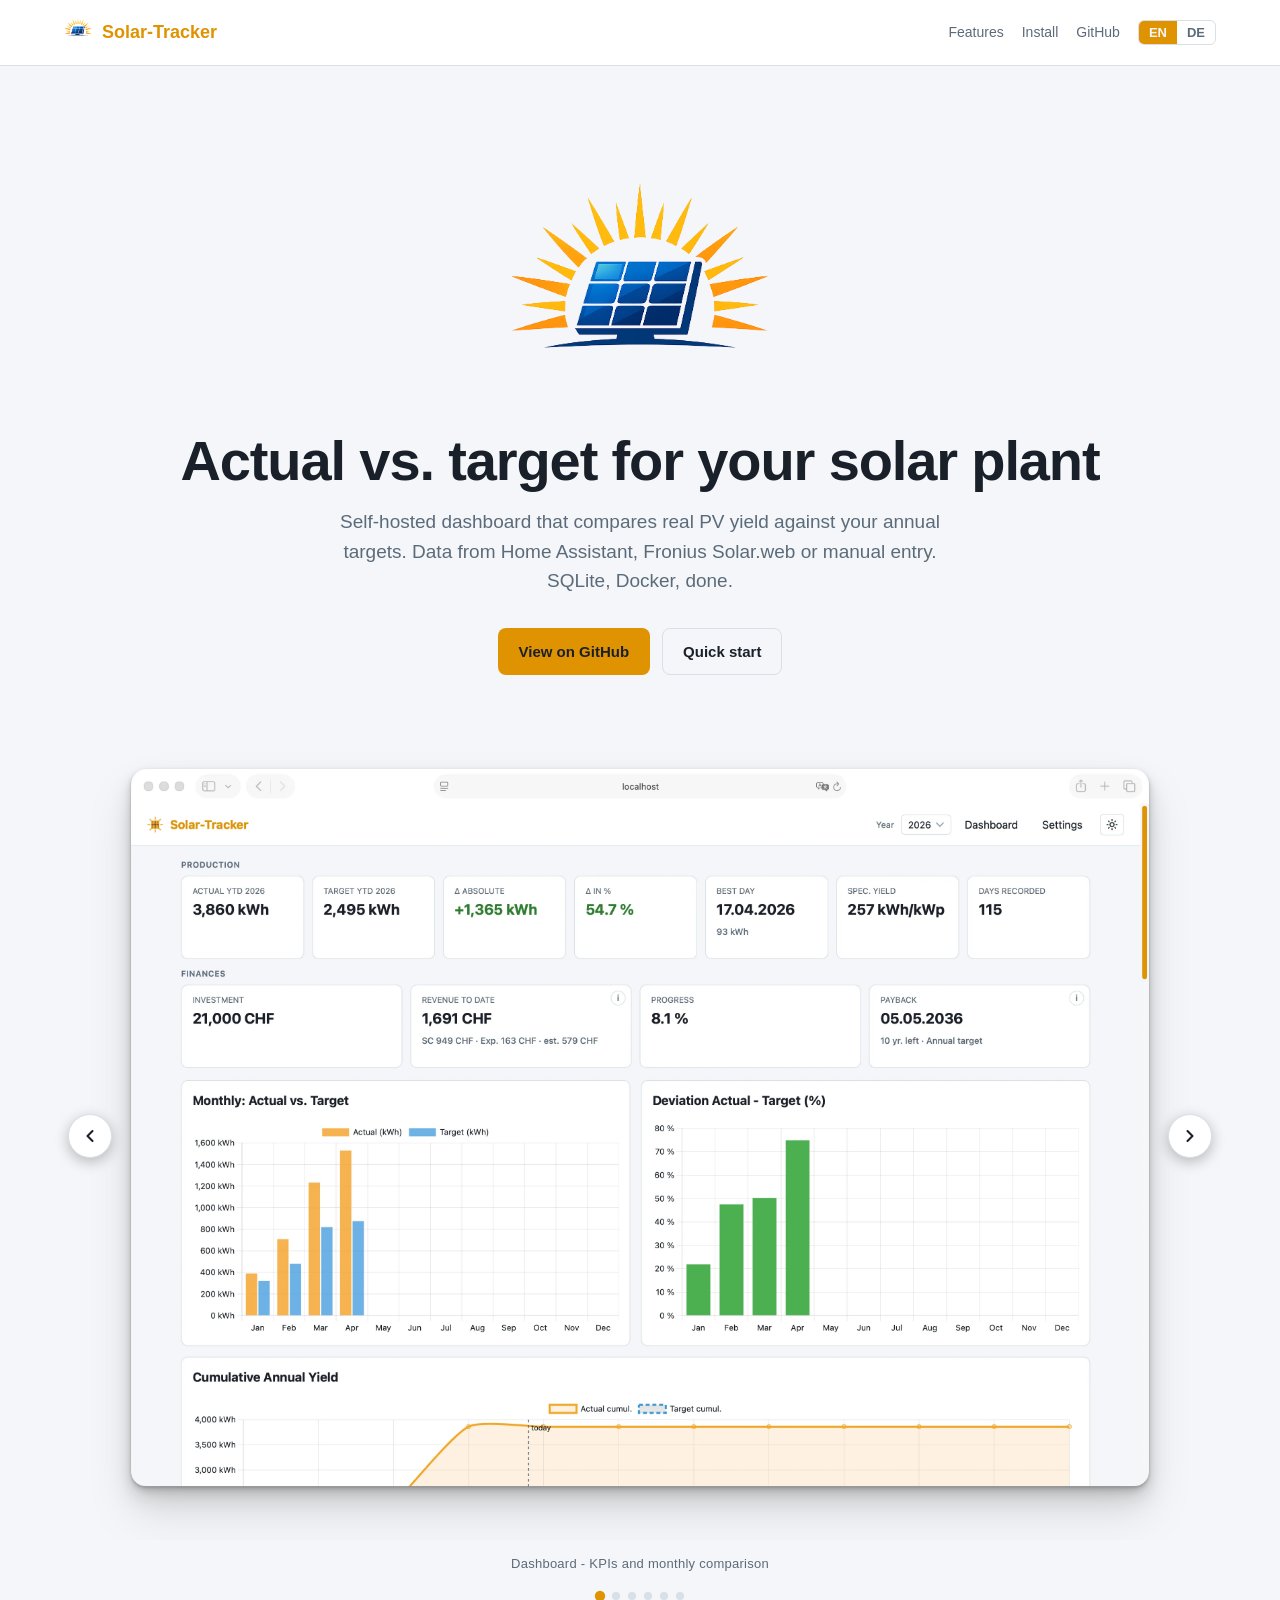
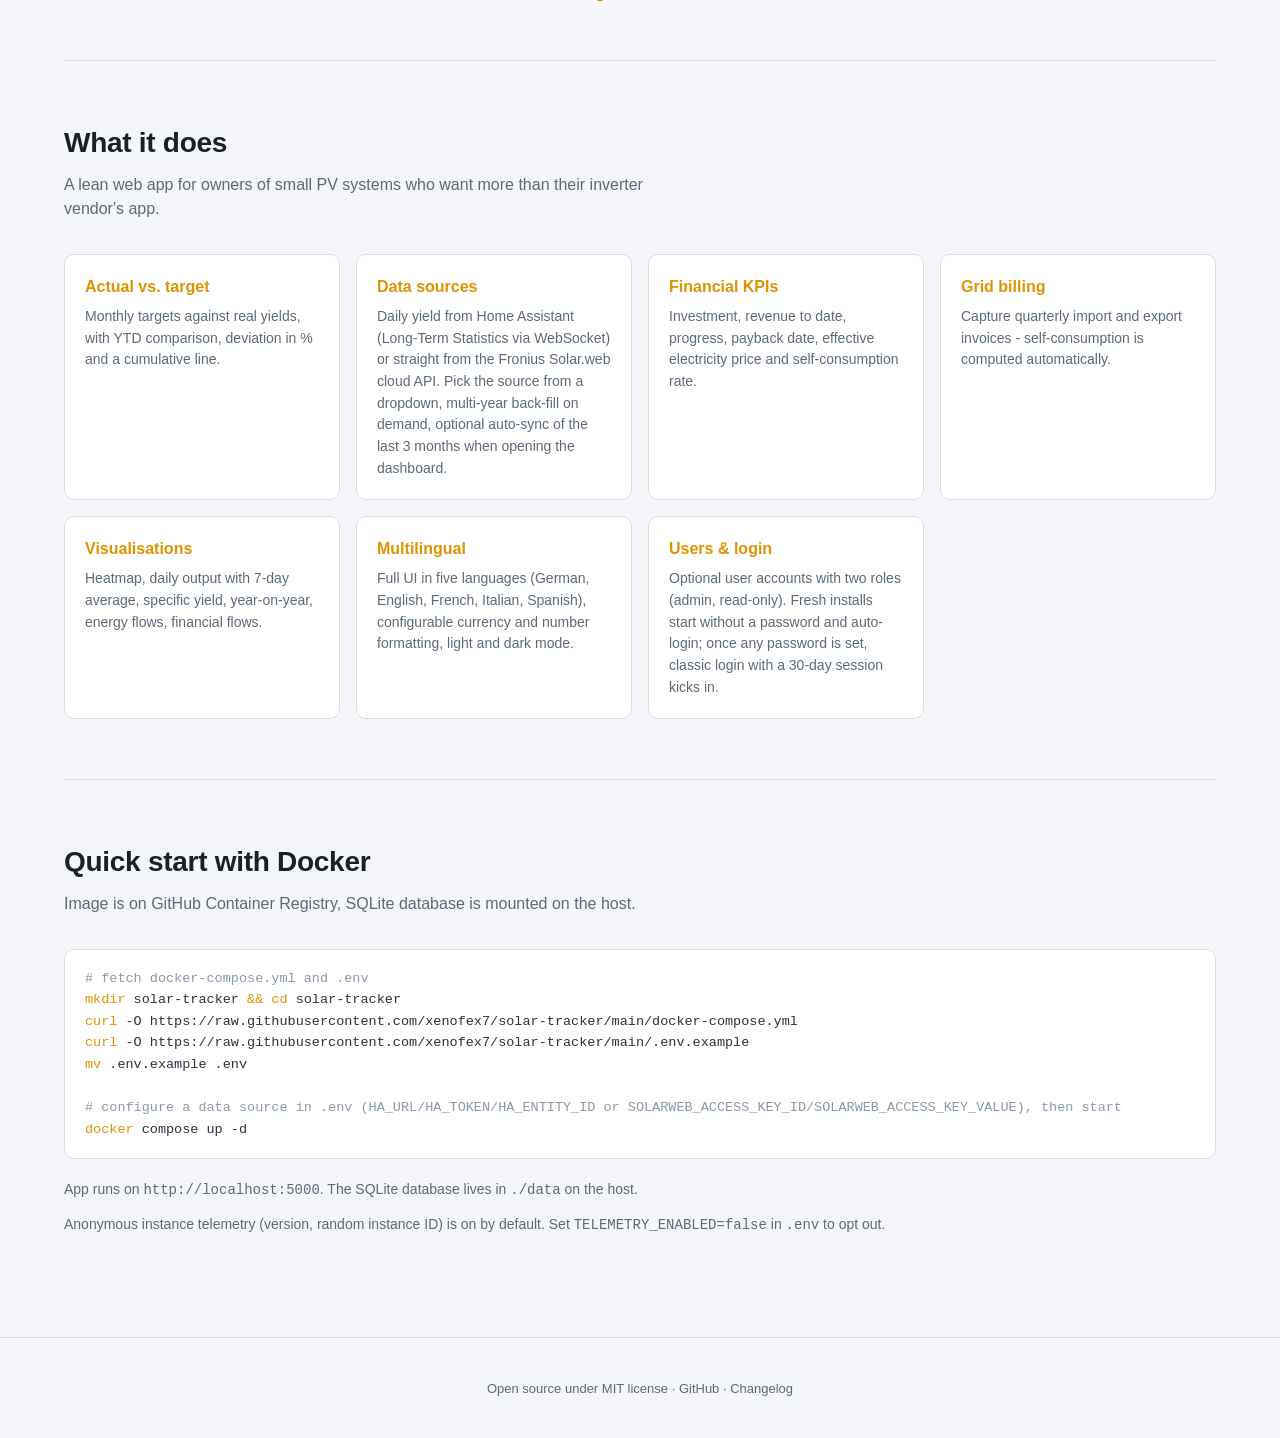
<file: docs/index.html>
<!doctype html>
<html lang="en" data-lang-en>
<head>
  <meta charset="utf-8">
  <meta name="viewport" content="width=device-width, initial-scale=1">
  <title>Solar-Tracker - Soll vs. Ist für deine PV-Anlage</title>
  <meta name="description" content="Selbst-gehostete Web-App, die den realen PV-Ertrag mit dem Jahres-Soll vergleicht. Daten aus Home Assistant, Fronius Solar.web oder manueller Eingabe.">
  <meta name="theme-color" content="#0f1419" media="(prefers-color-scheme: dark)">
  <meta name="theme-color" content="#f4f6f9" media="(prefers-color-scheme: light)">
  <link rel="icon" type="image/png" href="logo.png">
  <link rel="apple-touch-icon" sizes="180x180" href="apple-touch-icon.png">
  <link rel="manifest" href="manifest.webmanifest">
  <link rel="canonical" href="https://xenofex7.github.io/solar-tracker/">
  <meta property="og:site_name" content="Solar-Tracker">
  <meta property="og:title" content="Solar-Tracker - Actual vs. target for your solar plant">
  <meta property="og:description" content="Self-hosted dashboard comparing actual vs. target solar yield. Pulls daily PV data from Home Assistant or Fronius Solar.web, or accepts manual entry.">
  <meta property="og:type" content="website">
  <meta property="og:url" content="https://xenofex7.github.io/solar-tracker/">
  <meta property="og:image" content="https://xenofex7.github.io/solar-tracker/screenshots/dashboard-overview-dark.png">
  <meta property="og:image:alt" content="Solar-Tracker dashboard - KPIs and monthly comparison">
  <meta property="og:locale" content="en_US">
  <meta property="og:locale:alternate" content="de_DE">
  <meta name="twitter:card" content="summary_large_image">
  <meta name="twitter:title" content="Solar-Tracker - Actual vs. target for your solar plant">
  <meta name="twitter:description" content="Self-hosted dashboard comparing actual vs. target solar yield. Pulls daily PV data from Home Assistant or Fronius Solar.web, or accepts manual entry.">
  <meta name="twitter:image" content="https://xenofex7.github.io/solar-tracker/screenshots/dashboard-overview-dark.png">
  <meta name="twitter:image:alt" content="Solar-Tracker dashboard - KPIs and monthly comparison">
  <link rel="alternate" type="text/markdown" href="llms.txt" title="llms.txt">
  <link rel="stylesheet" href="style.css">
  <script defer src="https://umami.pac-build.ch/script.js" data-website-id="7e96bae5-fed9-44f2-88c2-8b3f433cc9d7"></script>
  <script type="application/ld+json">
  {
    "@context": "https://schema.org",
    "@type": "SoftwareApplication",
    "name": "Solar-Tracker",
    "description": "Self-hosted dashboard that compares actual vs. target solar yield. Pulls daily PV production from Home Assistant or Fronius Solar.web, or accepts manual entry. Tracks investment, revenue, payback date, self-consumption rate and effective electricity price.",
    "url": "https://xenofex7.github.io/solar-tracker/",
    "softwareVersion": "2.6.6",
    "applicationCategory": "UtilitiesApplication",
    "operatingSystem": "Linux, macOS, Windows (Docker)",
    "softwareRequirements": "Docker, Home Assistant or Fronius Solar.web (optional)",
    "license": "https://github.com/xenofex7/solar-tracker/blob/main/LICENSE",
    "codeRepository": "https://github.com/xenofex7/solar-tracker",
    "programmingLanguage": ["Python", "JavaScript"],
    "image": "https://xenofex7.github.io/solar-tracker/screenshots/dashboard-overview-dark.png",
    "offers": {
      "@type": "Offer",
      "price": "0",
      "priceCurrency": "USD"
    },
    "author": {
      "@type": "Person",
      "name": "Pascal Christen"
    }
  }
  </script>
</head>
<body>
  <header>
    <div class="nav">
      <a class="brand" href="#top">
        <picture>
          <source srcset="logo-dark.png" media="(prefers-color-scheme: dark)">
          <img src="logo.png" alt="">
        </picture>
        Solar-Tracker
      </a>
      <div class="nav-links">
        <a href="#features" data-de>Funktionen</a><a href="#features" data-en>Features</a>
        <a href="#install" data-de>Installation</a><a href="#install" data-en>Install</a>
        <a href="https://github.com/xenofex7/solar-tracker" target="_blank" rel="noopener">GitHub</a>
        <span class="lang" role="group" aria-label="Language / Sprache">
          <button type="button" data-set-lang="en" class="active">EN</button>
          <button type="button" data-set-lang="de">DE</button>
        </span>
      </div>
    </div>
  </header>

  <main id="top">
    <section class="hero" style="border-top: 0;">
      <picture>
        <source srcset="logo-dark.png" media="(prefers-color-scheme: dark)">
        <img class="hero-logo" src="logo.png" alt="" width="260" height="260">
      </picture>
      <h1>
        <span data-de>Soll vs. Ist für deine PV-Anlage</span>
        <span data-en>Actual vs. target for your solar plant</span>
      </h1>
      <p class="tagline">
        <span data-de>Selbst-gehostetes Dashboard, das den realen PV-Ertrag mit dem Jahres-Soll vergleicht. Daten aus Home Assistant, Fronius Solar.web oder manueller Eingabe. SQLite, Docker, fertig.</span>
        <span data-en>Self-hosted dashboard that compares real PV yield against your annual targets. Data from Home Assistant, Fronius Solar.web or manual entry. SQLite, Docker, done.</span>
      </p>
      <div class="cta">
        <a class="btn btn-primary" href="https://github.com/xenofex7/solar-tracker" target="_blank" rel="noopener">
          <span data-de>Auf GitHub ansehen</span>
          <span data-en>View on GitHub</span>
        </a>
        <a class="btn btn-secondary" href="#install">
          <span data-de>Schnellstart</span>
          <span data-en>Quick start</span>
        </a>
      </div>

      <div class="slider" data-slider>
        <div class="slides" data-slides>
          <figure class="slide" data-slide>
            <picture>
              <source srcset="screenshots/dashboard-overview-light.webp" type="image/webp" media="(prefers-color-scheme: light)">
              <source srcset="screenshots/dashboard-overview-light.png" media="(prefers-color-scheme: light)">
              <source srcset="screenshots/dashboard-overview-dark.webp" type="image/webp">
              <img src="screenshots/dashboard-overview-dark.png" alt="Dashboard - KPIs and monthly comparison" loading="lazy">
            </picture>
            <figcaption>
              <span data-en>Dashboard - KPIs and monthly comparison</span>
              <span data-de>Dashboard - KPIs und Monatsvergleich</span>
            </figcaption>
          </figure>
          <figure class="slide" data-slide>
            <picture>
              <source srcset="screenshots/dashboard-charts-light.webp" type="image/webp" media="(prefers-color-scheme: light)">
              <source srcset="screenshots/dashboard-charts-light.png" media="(prefers-color-scheme: light)">
              <source srcset="screenshots/dashboard-charts-dark.webp" type="image/webp">
              <img src="screenshots/dashboard-charts-dark.png" alt="Payback chart and yearly distributions" loading="lazy">
            </picture>
            <figcaption>
              <span data-en>Payback projection, distributions, year comparison</span>
              <span data-de>Amortisations-Prognose, Verteilungen, Jahresvergleich</span>
            </figcaption>
          </figure>
          <figure class="slide" data-slide>
            <picture>
              <source srcset="screenshots/settings-investment-light.webp" type="image/webp" media="(prefers-color-scheme: light)">
              <source srcset="screenshots/settings-investment-light.png" media="(prefers-color-scheme: light)">
              <source srcset="screenshots/settings-investment-dark.webp" type="image/webp">
              <img src="screenshots/settings-investment-dark.png" alt="Settings - Investment costs" loading="lazy">
            </picture>
            <figcaption>
              <span data-en>Settings - Investment costs</span>
              <span data-de>Einstellungen - Anlagekosten</span>
            </figcaption>
          </figure>
          <figure class="slide" data-slide>
            <picture>
              <source srcset="screenshots/settings-electricity-light.webp" type="image/webp" media="(prefers-color-scheme: light)">
              <source srcset="screenshots/settings-electricity-light.png" media="(prefers-color-scheme: light)">
              <source srcset="screenshots/settings-electricity-dark.webp" type="image/webp">
              <img src="screenshots/settings-electricity-dark.png" alt="Settings - Electricity bills (import/export)" loading="lazy">
            </picture>
            <figcaption>
              <span data-en>Settings - Electricity bills (import/export)</span>
              <span data-de>Einstellungen - Stromrechnungen (Bezug/Rücklieferung)</span>
            </figcaption>
          </figure>
          <figure class="slide" data-slide>
            <picture>
              <source srcset="screenshots/settings-targets-light.webp" type="image/webp" media="(prefers-color-scheme: light)">
              <source srcset="screenshots/settings-targets-light.png" media="(prefers-color-scheme: light)">
              <source srcset="screenshots/settings-targets-dark.webp" type="image/webp">
              <img src="screenshots/settings-targets-dark.png" alt="Settings - Monthly targets" loading="lazy">
            </picture>
            <figcaption>
              <span data-en>Settings - Monthly targets</span>
              <span data-de>Einstellungen - Monatliche Sollwerte</span>
            </figcaption>
          </figure>
          <figure class="slide" data-slide>
            <picture>
              <source srcset="screenshots/settings-production-light.webp" type="image/webp" media="(prefers-color-scheme: light)">
              <source srcset="screenshots/settings-production-light.png" media="(prefers-color-scheme: light)">
              <source srcset="screenshots/settings-production-dark.webp" type="image/webp">
              <img src="screenshots/settings-production-dark.png" alt="Settings - Production entries" loading="lazy">
            </picture>
            <figcaption>
              <span data-en>Settings - Daily production entries</span>
              <span data-de>Einstellungen - Tagesproduktion</span>
            </figcaption>
          </figure>
        </div>
        <button type="button" class="slider-btn slider-prev" data-slider-prev aria-label="Previous">
          <svg viewBox="0 0 24 24" width="20" height="20" fill="none" stroke="currentColor" stroke-width="2.5" stroke-linecap="round" stroke-linejoin="round"><polyline points="15 18 9 12 15 6"/></svg>
        </button>
        <button type="button" class="slider-btn slider-next" data-slider-next aria-label="Next">
          <svg viewBox="0 0 24 24" width="20" height="20" fill="none" stroke="currentColor" stroke-width="2.5" stroke-linecap="round" stroke-linejoin="round"><polyline points="9 18 15 12 9 6"/></svg>
        </button>
        <div class="slider-dots" data-slider-dots role="tablist" aria-label="Screenshot slides"></div>
      </div>
    </section>

    <section id="features">
      <h2>
        <span data-de>Was es kann</span>
        <span data-en>What it does</span>
      </h2>
      <p class="lead">
        <span data-de>Schlanke Web-App für Eigentümer kleiner PV-Anlagen, die mehr wollen als die App ihres Wechselrichter-Herstellers.</span>
        <span data-en>A lean web app for owners of small PV systems who want more than their inverter vendor's app.</span>
      </p>

      <div class="features">
        <div class="feature">
          <h3><span data-de>Soll vs. Ist</span><span data-en>Actual vs. target</span></h3>
          <p>
            <span data-de>Monatliche Sollwerte gegen reale Erträge, mit YTD-Vergleich, Abweichung in % und kumulativer Linie.</span>
            <span data-en>Monthly targets against real yields, with YTD comparison, deviation in % and a cumulative line.</span>
          </p>
        </div>
        <div class="feature">
          <h3><span data-de>Datenquellen</span><span data-en>Data sources</span></h3>
          <p>
            <span data-de>Tagesertrag aus Home Assistant (Long-Term Statistics via WebSocket) oder direkt aus der Fronius Solar.web Cloud API. Quelle per Dropdown wählen, nachträgliches Backfill über Jahre, optional automatischer Sync der letzten 3 Monate beim Öffnen des Dashboards.</span>
            <span data-en>Daily yield from Home Assistant (Long-Term Statistics via WebSocket) or straight from the Fronius Solar.web cloud API. Pick the source from a dropdown, multi-year back-fill on demand, optional auto-sync of the last 3 months when opening the dashboard.</span>
          </p>
        </div>
        <div class="feature">
          <h3><span data-de>Finanz-KPIs</span><span data-en>Financial KPIs</span></h3>
          <p>
            <span data-de>Investition, Ertrag bisher, Fortschritt, Amortisationsdatum, effektiver Strompreis und Eigenverbrauchsquote.</span>
            <span data-en>Investment, revenue to date, progress, payback date, effective electricity price and self-consumption rate.</span>
          </p>
        </div>
        <div class="feature">
          <h3><span data-de>Netz-Abrechnung</span><span data-en>Grid billing</span></h3>
          <p>
            <span data-de>Quartals-Rechnungen für Bezug und Rücklieferung erfassen - Eigenverbrauch wird automatisch berechnet.</span>
            <span data-en>Capture quarterly import and export invoices - self-consumption is computed automatically.</span>
          </p>
        </div>
        <div class="feature">
          <h3><span data-de>Visualisierungen</span><span data-en>Visualisations</span></h3>
          <p>
            <span data-de>Heatmap, Tagesproduktion mit 7-Tage-Schnitt, Spez. Ertrag, Jahresvergleich, Energieflüsse, Finanzfluss.</span>
            <span data-en>Heatmap, daily output with 7-day average, specific yield, year-on-year, energy flows, financial flows.</span>
          </p>
        </div>
        <div class="feature">
          <h3><span data-de>Mehrsprachig</span><span data-en>Multilingual</span></h3>
          <p>
            <span data-de>Komplette Oberfläche in fünf Sprachen (Deutsch, Englisch, Französisch, Italienisch, Spanisch), konfigurierbare Währung und Zahlenformat, Hell- und Dunkelmodus.</span>
            <span data-en>Full UI in five languages (German, English, French, Italian, Spanish), configurable currency and number formatting, light and dark mode.</span>
          </p>
        </div>
        <div class="feature">
          <h3><span data-de>Benutzer & Login</span><span data-en>Users & login</span></h3>
          <p>
            <span data-de>Optionale Benutzerkonten mit zwei Rollen (Admin, Read-only). Frische Installationen starten ohne Passwort und loggen automatisch ein; sobald ein Passwort gesetzt ist, gilt klassischer Login mit 30-Tage-Session.</span>
            <span data-en>Optional user accounts with two roles (admin, read-only). Fresh installs start without a password and auto-login; once any password is set, classic login with a 30-day session kicks in.</span>
          </p>
        </div>
      </div>
    </section>

    <section id="install">
      <h2>
        <span data-de>Schnellstart mit Docker</span>
        <span data-en>Quick start with Docker</span>
      </h2>
      <p class="lead">
        <span data-de>Image liegt auf GitHub Container Registry, SQLite-Datenbank wird auf den Host gemountet.</span>
        <span data-en>Image is on GitHub Container Registry, SQLite database is mounted on the host.</span>
      </p>

<pre><code><span class="tok-c"># <span data-de>docker-compose.yml und .env holen</span><span data-en>fetch docker-compose.yml and .env</span></span>
<span class="tok-k">mkdir</span> solar-tracker <span class="tok-k">&amp;&amp;</span> <span class="tok-k">cd</span> solar-tracker
<span class="tok-k">curl</span> -O https://raw.githubusercontent.com/xenofex7/solar-tracker/main/docker-compose.yml
<span class="tok-k">curl</span> -O https://raw.githubusercontent.com/xenofex7/solar-tracker/main/.env.example
<span class="tok-k">mv</span> .env.example .env

<span class="tok-c"># <span data-de>Datenquelle in .env konfigurieren (HA_URL/HA_TOKEN/HA_ENTITY_ID oder SOLARWEB_ACCESS_KEY_ID/SOLARWEB_ACCESS_KEY_VALUE), dann starten</span><span data-en>configure a data source in .env (HA_URL/HA_TOKEN/HA_ENTITY_ID or SOLARWEB_ACCESS_KEY_ID/SOLARWEB_ACCESS_KEY_VALUE), then start</span></span>
<span class="tok-k">docker</span> compose up -d
</code></pre>

      <p style="margin: 20px 0 0; color: var(--muted); font-size: 14px;">
        <span data-de>App läuft auf <code>http://localhost:5000</code>. Die SQLite-Datenbank liegt in <code>./data</code> auf dem Host.</span>
        <span data-en>App runs on <code>http://localhost:5000</code>. The SQLite database lives in <code>./data</code> on the host.</span>
      </p>

      <p style="margin: 12px 0 0; color: var(--muted); font-size: 14px;">
        <span data-de>Anonyme Instanz-Telemetrie (Version, zufällige Instanz-ID) ist standardmäßig aktiv. Mit <code>TELEMETRY_ENABLED=false</code> in der <code>.env</code> deaktivieren.</span>
        <span data-en>Anonymous instance telemetry (version, random instance ID) is on by default. Set <code>TELEMETRY_ENABLED=false</code> in <code>.env</code> to opt out.</span>
      </p>
    </section>

  </main>

  <footer>
    <p>
      <span data-de>Open Source unter MIT-Lizenz · </span>
      <span data-en>Open source under MIT license · </span>
      <a href="https://github.com/xenofex7/solar-tracker">GitHub</a> ·
      <a href="https://github.com/xenofex7/solar-tracker/blob/main/CHANGELOG.md">Changelog</a>
    </p>
  </footer>

  <script>
    (function () {
      var html = document.documentElement;
      var saved = null;
      try { saved = localStorage.getItem('lang'); } catch (e) {}
      var initial = saved || (navigator.language || 'en').slice(0, 2).toLowerCase();
      if (initial !== 'de' && initial !== 'en') initial = 'en';
      apply(initial);

      document.querySelectorAll('[data-set-lang]').forEach(function (b) {
        b.addEventListener('click', function () {
          apply(b.getAttribute('data-set-lang'));
        });
      });

      function apply(l) {
        html.removeAttribute('data-lang-de');
        html.removeAttribute('data-lang-en');
        html.setAttribute('data-lang-' + l, '');
        html.setAttribute('lang', l);
        document.querySelectorAll('[data-set-lang]').forEach(function (b) {
          b.classList.toggle('active', b.getAttribute('data-set-lang') === l);
        });
        try { localStorage.setItem('lang', l); } catch (e) {}
      }
    })();

    (function () {
      var slider = document.querySelector('[data-slider]');
      if (!slider) return;
      var slides = slider.querySelector('[data-slides]');
      var items = slides.querySelectorAll('[data-slide]');
      var dotsWrap = slider.querySelector('[data-slider-dots]');
      var index = 0;

      items.forEach(function (slide, i) {
        var panelId = 'slide-panel-' + i;
        var tabId = 'slide-tab-' + i;
        slide.id = panelId;
        slide.setAttribute('role', 'tabpanel');
        slide.setAttribute('aria-labelledby', tabId);
        var d = document.createElement('button');
        d.type = 'button';
        d.id = tabId;
        d.className = 'slider-dot';
        d.setAttribute('role', 'tab');
        d.setAttribute('aria-controls', panelId);
        d.setAttribute('aria-selected', 'false');
        d.setAttribute('aria-label', 'Slide ' + (i + 1));
        d.tabIndex = i === 0 ? 0 : -1;
        d.addEventListener('click', function () { go(i); });
        dotsWrap.appendChild(d);
      });

      slider.querySelector('[data-slider-prev]').addEventListener('click', function () { go(index - 1); });
      slider.querySelector('[data-slider-next]').addEventListener('click', function () { go(index + 1); });

      slides.addEventListener('scroll', function () {
        var w = slides.clientWidth;
        if (!w) return;
        var i = Math.round(slides.scrollLeft / w);
        if (i !== index) update(i);
      }, { passive: true });

      document.addEventListener('keydown', function (e) {
        if (e.key === 'ArrowLeft') go(index - 1);
        else if (e.key === 'ArrowRight') go(index + 1);
      });

      update(0);

      function go(i) {
        i = (i + items.length) % items.length;
        slides.scrollTo({ left: i * slides.clientWidth, behavior: 'smooth' });
        update(i);
      }

      function update(i) {
        index = i;
        dotsWrap.querySelectorAll('.slider-dot').forEach(function (d, k) {
          var active = k === i;
          d.classList.toggle('active', active);
          d.setAttribute('aria-selected', active ? 'true' : 'false');
          d.tabIndex = active ? 0 : -1;
        });
      }
    })();
  </script>
</body>
</html>
</file>
<file: docs/style.css>
:root {
  --bg: #0f1419;
  --panel: #1a2029;
  --border: #2a3340;
  --text: #e4ecf2;
  --muted: #8a9aac;
  --accent: #f5a623;
  --accent-hover: #ffb733;
  --header-bg: rgba(15, 20, 25, 0.85);
  --code-comment: #6b7a8a;
  --code-string: #4caf50;
  --code-text: #d4dce3;
  --shot-stripe: rgba(255, 255, 255, 0.02);
  --good: #4caf50;
  --max: 100%;
  --pad-x: clamp(20px, 5vw, 64px);
}

@media (prefers-color-scheme: light) {
  :root {
    --bg: #f4f6f9;
    --panel: #ffffff;
    --border: #d9dfe6;
    --text: #1a2029;
    --muted: #5c6b7a;
    --accent: #e09300;
    --accent-hover: #c47c00;
    --header-bg: #ffffff;
    --code-comment: #8a9aac;
    --code-string: #2e7d32;
    --code-text: #2a3340;
    --shot-stripe: rgba(0, 0, 0, 0.04);
  }
}

* { box-sizing: border-box; }

html {
  scroll-behavior: smooth;
  scrollbar-color: var(--accent) var(--panel);
  scrollbar-width: thin;
}

::-webkit-scrollbar { width: 10px; height: 10px; }
::-webkit-scrollbar-track { background: var(--panel); }
::-webkit-scrollbar-thumb {
  background: var(--accent);
  border-radius: 6px;
  border: 2px solid var(--panel);
}
::-webkit-scrollbar-thumb:hover { filter: brightness(1.1); }
::-webkit-scrollbar-corner { background: var(--panel); }

body {
  margin: 0;
  font-family: -apple-system, "Segoe UI", Roboto, Helvetica, Arial, sans-serif;
  background: var(--bg);
  color: var(--text);
  line-height: 1.55;
  -webkit-font-smoothing: antialiased;
}

a { color: var(--accent); text-decoration: none; }
a:hover { text-decoration: underline; }

:focus-visible { outline: 2px solid var(--accent); outline-offset: 2px; border-radius: 4px; }

header {
  position: sticky;
  top: 0;
  z-index: 10;
  background: var(--header-bg);
  backdrop-filter: blur(8px);
  border-bottom: 1px solid var(--border);
}

.nav {
  max-width: var(--max);
  margin: 0 auto;
  padding: 14px var(--pad-x);
  display: flex;
  align-items: center;
  justify-content: space-between;
  gap: 16px;
}

.brand {
  display: inline-flex;
  align-items: center;
  gap: 10px;
  color: var(--accent);
  font-weight: 700;
  font-size: 18px;
}

.brand img { width: 28px; height: 28px; }

.nav-links { display: flex; align-items: center; gap: 18px; }
.nav-links a { color: var(--muted); font-size: 14px; }
.nav-links a:hover { color: var(--text); text-decoration: none; }

.lang {
  display: inline-flex;
  border: 1px solid var(--border);
  border-radius: 6px;
  overflow: hidden;
}

.lang button {
  background: transparent;
  border: 0;
  color: var(--muted);
  padding: 4px 10px;
  font-size: 13px;
  cursor: pointer;
  font-weight: 600;
}

.lang button.active {
  background: var(--accent);
  color: var(--bg);
}

main { max-width: var(--max); margin: 0 auto; padding: 0 var(--pad-x); }

.hero {
  padding: 80px 0 60px;
  text-align: center;
}

.hero-logo {
  display: block;
  width: clamp(160px, 22vw, 260px);
  height: auto;
  margin: 0 auto 24px;
}

.hero h1 {
  margin: 0 0 16px;
  font-size: clamp(36px, 6vw, 56px);
  line-height: 1.1;
  letter-spacing: -0.02em;
}

.hero .tagline {
  color: var(--muted);
  font-size: clamp(16px, 2vw, 19px);
  max-width: 640px;
  margin: 0 auto 32px;
}

.cta { display: inline-flex; gap: 12px; flex-wrap: wrap; justify-content: center; }

.btn {
  display: inline-flex;
  align-items: center;
  gap: 8px;
  padding: 11px 20px;
  border-radius: 8px;
  font-weight: 600;
  font-size: 15px;
  border: 1px solid transparent;
  cursor: pointer;
  transition: transform 0.08s ease, background 0.15s ease;
}

.btn:hover { text-decoration: none; transform: translateY(-1px); }

.btn-primary { background: var(--accent); color: #1a2029; }
.btn-primary:hover { background: var(--accent-hover); }

.btn-secondary {
  background: transparent;
  color: var(--text);
  border-color: var(--border);
}
.btn-secondary:hover { border-color: var(--accent); color: var(--accent); }

section { padding: 60px 0; border-top: 1px solid var(--border); }

section h2 {
  margin: 0 0 8px;
  font-size: 28px;
  letter-spacing: -0.01em;
}

section .lead {
  color: var(--muted);
  margin: 0 0 32px;
  max-width: 640px;
}

.features {
  display: grid;
  grid-template-columns: repeat(auto-fit, minmax(260px, 1fr));
  gap: 16px;
}

.feature {
  background: var(--panel);
  border: 1px solid var(--border);
  border-radius: 10px;
  padding: 20px;
}

.feature h3 {
  margin: 0 0 6px;
  font-size: 16px;
  color: var(--accent);
}

.feature p { margin: 0; color: var(--muted); font-size: 14px; }

.slider {
  position: relative;
  margin: 40px auto 0;
  max-width: 1100px;
}

.slides {
  display: flex;
  overflow-x: auto;
  scroll-snap-type: x mandatory;
  scroll-behavior: smooth;
  scrollbar-width: none;
  border-radius: 12px;
}

.slides::-webkit-scrollbar { display: none; }

.slide {
  flex: 0 0 100%;
  scroll-snap-align: start;
  margin: 0;
  text-align: center;
}

.slide picture { display: block; }

.slide img {
  width: 100%;
  height: auto;
  display: block;
  border-radius: 12px;
}

.slide figcaption {
  margin-top: 14px;
  color: var(--muted);
  font-size: 13px;
  letter-spacing: 0.02em;
}

.slider-btn {
  position: absolute;
  top: calc(50% - 22px);
  transform: translateY(-50%);
  width: 44px;
  height: 44px;
  border-radius: 50%;
  border: 1px solid var(--border);
  background: var(--panel);
  color: var(--text);
  display: flex;
  align-items: center;
  justify-content: center;
  cursor: pointer;
  box-shadow: 0 4px 14px rgba(0, 0, 0, 0.25);
  transition: background 0.15s ease, color 0.15s ease, transform 0.08s ease;
}

.slider-btn:hover {
  background: var(--accent);
  color: #1a2029;
  border-color: var(--accent);
}

.slider-btn:active { transform: translateY(-50%) scale(0.95); }

.slider-prev { left: -22px; }
.slider-next { right: -22px; }

.slider-dots {
  display: flex;
  justify-content: center;
  gap: 8px;
  margin-top: 18px;
}

.slider-dot {
  width: 8px;
  height: 8px;
  padding: 0;
  border-radius: 50%;
  border: 0;
  background: var(--border);
  cursor: pointer;
  transition: background 0.15s ease, transform 0.15s ease;
}

.slider-dot.active {
  background: var(--accent);
  transform: scale(1.3);
}

@media (max-width: 700px) {
  .slider-prev { left: 8px; }
  .slider-next { right: 8px; }
}

pre {
  background: var(--panel);
  border: 1px solid var(--border);
  border-radius: 10px;
  padding: 18px 20px;
  overflow-x: auto;
  font-size: 13.5px;
  line-height: 1.6;
  margin: 0;
}

code { font-family: ui-monospace, SFMono-Regular, Menlo, Consolas, monospace; }

pre code { color: var(--code-text); }
.tok-c { color: var(--code-comment); }
.tok-k { color: var(--accent); }
.tok-s { color: var(--code-string); }

.kv {
  display: grid;
  grid-template-columns: max-content 1fr;
  gap: 8px 24px;
  margin: 0;
  font-size: 14px;
}
.kv dt { color: var(--muted); }
.kv dd { margin: 0; }

footer {
  margin-top: 40px;
  border-top: 1px solid var(--border);
  padding: 28px 24px;
  color: var(--muted);
  font-size: 13px;
  text-align: center;
}

footer a { color: var(--muted); }
footer a:hover { color: var(--accent); }

[data-lang-de] [data-en], [data-lang-en] [data-de] { display: none; }

@media (max-width: 600px) {
  .hero { padding: 56px 0 40px; }
  section { padding: 44px 0; }
  .nav-links a:not(.lang-wrap) { display: none; }
}
</file>
